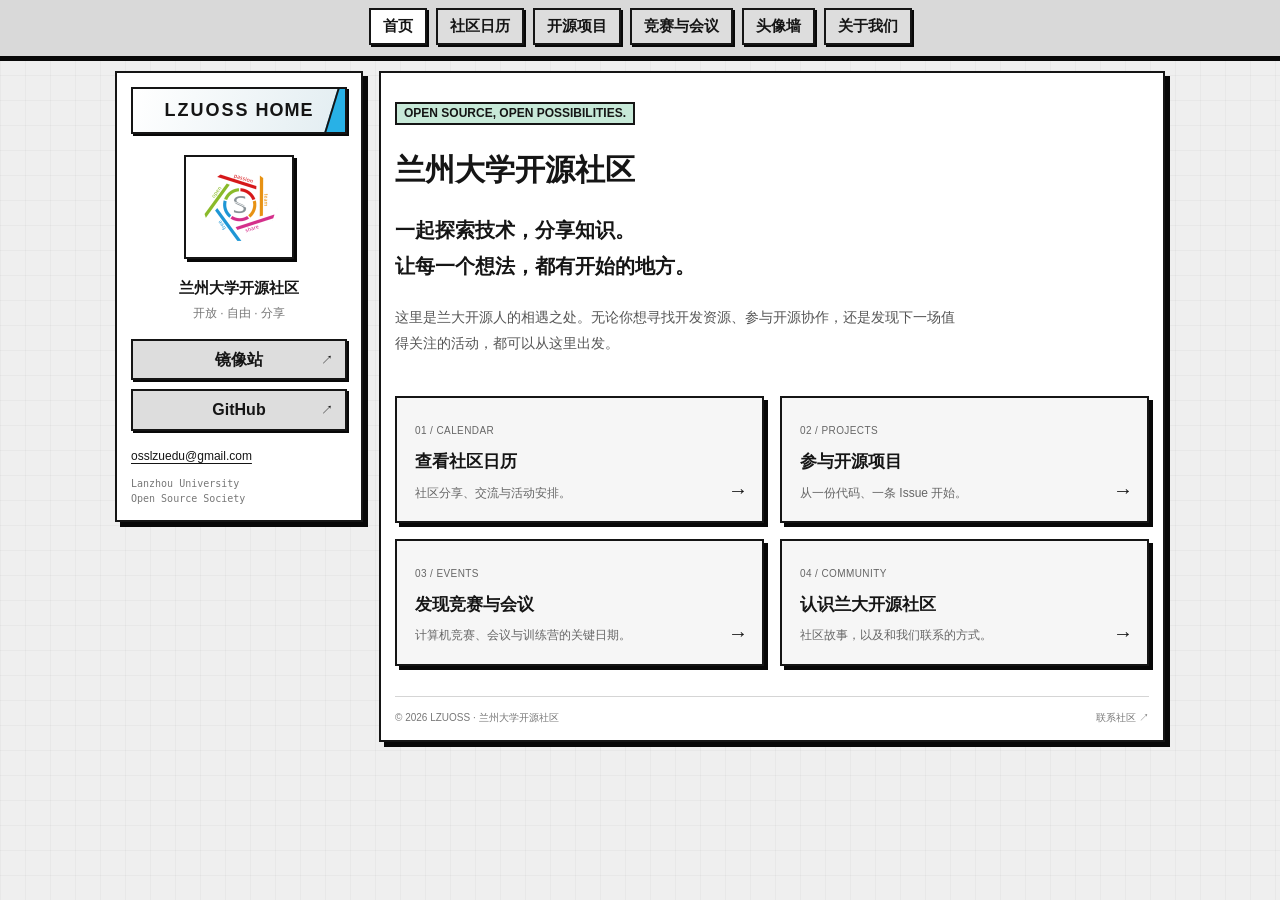
<file: index.html>
<!doctype html>
<html lang="zh-CN"><head><meta charset="UTF-8"><meta name="viewport" content="width=device-width, initial-scale=1"><title>首页 · 兰州大学开源社区</title><meta name="description" content="兰州大学开源社区。镜像服务、开源项目与开源活动日历。"><meta name="theme-color" content="#dddddd"><link rel="icon" href="assets/oss-logo.png"><link rel="stylesheet" href="assets/style.css"><script type="module" src="assets/router.js"></script><script src="assets/main.js" defer></script><script src="assets/members.js" defer></script><script type="module" src="assets/calendar.js"></script></head>
<body><a class="skip" href="#main">跳转至主要内容</a>
<noscript><style>.page[hidden]{display:block!important}</style></noscript>
<header class="topbar"><nav aria-label="主导航"><a class="category active" data-route="home" href="#/home" aria-current="page">首页</a><a class="category" data-route="calendar" href="#/calendar">社区日历</a><a class="category" data-route="projects" href="#/projects">开源项目</a><a class="category" data-route="events" href="#/events">竞赛与会议</a><a class="category" data-route="members" href="#/members">头像墙</a><a class="category" data-route="about" href="#/about">关于我们</a></nav></header>
<div class="layout"><aside class="sidebar panel" aria-label="社区导航"><a class="wordmark" href="#/home" aria-label="兰州大学开源社区首页">LZUOSS<span> HOME</span></a><a class="community-emblem" href="#/about" aria-label="社区徽章，了解兰州大学开源社区"><img src="assets/oss-logo.png" width="91" height="80" alt="兰州大学开源社区徽章"></a><p class="sidebar-intro">兰州大学开源社区<br><span>开放 · 自由 · 分享</span></p><nav class="side-nav" aria-label="快捷导航"><a class="side-button" href="https://mirror.lzu.edu.cn/" target="_blank" rel="noopener noreferrer">镜像站 <span>↗</span></a><a class="side-button" href="https://github.com/LZUOSS" target="_blank" rel="noopener noreferrer">GitHub <span>↗</span></a></nav><a class="sidebar-email" href="mailto:osslzuedu@gmail.com">osslzuedu@gmail.com</a><p class="sidebar-english">Lanzhou University<br>Open Source Society</p></aside>
<main class="panel content" id="main">
<section class="page" data-route="home"><section class="home-welcome"><span class="badge">OPEN SOURCE, OPEN POSSIBILITIES.</span><h1>兰州大学开源社区</h1><p class="home-lead">一起探索技术，分享知识。<br>让每一个想法，都有开始的地方。</p><p>这里是兰大开源人的相遇之处。无论你想寻找开发资源、参与开源协作，还是发现下一场值得关注的活动，都可以从这里出发。</p></section><nav class="page-directory" aria-label="探索社区"><a href="#/calendar"><span>01 / CALENDAR</span><strong>查看社区日历</strong><p>社区分享、交流与活动安排。</p><b>→</b></a><a href="#/projects"><span>02 / PROJECTS</span><strong>参与开源项目</strong><p>从一份代码、一条 Issue 开始。</p><b>→</b></a><a href="#/events"><span>03 / EVENTS</span><strong>发现竞赛与会议</strong><p>计算机竞赛、会议与训练营的关键日期。</p><b>→</b></a><a href="#/about"><span>04 / COMMUNITY</span><strong>认识兰大开源社区</strong><p>社区故事，以及和我们联系的方式。</p><b>→</b></a></nav></section>
<section class="page calendar-page" data-route="calendar" hidden><nav class="breadcrumb" aria-label="当前位置"><a href="#/home">首页</a><span>/</span><span aria-current="page">社区日历</span></nav>
<div class="content-heading"><h1>社区日历</h1></div>
<p class="subtitle">在这里，找到下一次相聚的时间。</p>
<div class="calendar-toolbar"><div class="calendar-paging"><button class="action" id="cal-prev" aria-label="上个月">←</button><button class="action" id="cal-today">今天</button><button class="action" id="cal-next" aria-label="下个月">→</button></div><h2 id="cal-month" aria-live="polite"></h2><div class="calendar-views" aria-label="日历视图"><button class="action selected" id="cal-month-view" aria-pressed="true">月历</button><button class="action" id="cal-list-view" aria-pressed="false">日程</button></div></div>
<div class="calendar-meta"><span>中国标准时间 · UTC+8</span><span><i class="calendar-dot"></i> 社区活动</span></div>
<p id="cal-status" role="status">正在加载日历…</p>
<div id="cal-grid" class="calendar-grid" aria-label="月历"></div>
<section id="cal-agenda" class="calendar-agenda" aria-labelledby="cal-agenda-title"><div class="content-heading"><h2 id="cal-agenda-title">活动安排</h2><span class="badge" id="cal-count">0 项</span></div><div id="cal-events"></div></section>
<section class="calendar-subscribe" aria-labelledby="cal-subscribe-title"><span class="badge">STAY IN SYNC</span><h2 id="cal-subscribe-title">把社区日历，带在身边。</h2><p>用 iCal 链接订阅，在你常用的日历中查看社区后续发布的活动。</p><div class="calendar-subscribe-actions"><button class="action primary" id="cal-copy">复制订阅链接 ↗</button><a class="action" id="cal-google" target="_blank" rel="noopener noreferrer">Google 日历 ↗</a><a class="action" href="data/community-calendar.ics" download="lzuoss-calendar.ics">下载 .ics ↓</a></div><label class="calendar-feed-label" for="cal-feed">iCal 订阅地址</label><input id="cal-feed" readonly aria-label="iCal 订阅地址"><p class="calendar-help">Apple 日历：文件 → 新建日历订阅；其他日历：选择“通过网址订阅”。订阅会随客户端刷新，下载文件仅导入当前快照。</p><p id="cal-copy-status" role="status"></p></section>
<div class="page-note"><h2>关于这份日历</h2><p>这里收录兰州大学开源社区已确认的分享、交流与线下活动。活动以社区公告为准，时间或地点调整后会更新日历。</p><p>想参与活动组织或分享一个主题？<a href="mailto:osslzuedu@gmail.com">联系社区 ↗</a>。寻找外部赛事和会议，请前往 <a href="#/events">竞赛与会议 →</a>。</p></div>
</section>
<section class="page" data-route="projects" hidden><nav class="breadcrumb" aria-label="当前位置"><a href="#/home">首页</a><span>/</span><span aria-current="page">开源项目</span></nav><div class="content-heading"><h1>开源项目</h1></div><p class="subtitle">浏览源码、提出问题，从感兴趣的项目开始贡献。</p><article class="entry directory-card"><h2>Mirror Web · 镜像站前端</h2><p>社区镜像站的前端代码。了解页面如何构建，参与界面改进或问题修复。</p><a class="action primary" href="https://github.com/LZUOSS/mirror-web" target="_blank" rel="noopener noreferrer">访问项目 ↗</a></article><article class="entry directory-card"><h2>Open Source Mirror</h2><p>兰州大学开源软件镜像项目。了解镜像服务相关代码，反馈使用问题。</p><a class="action primary" href="https://github.com/LZUOSS/Mirror" target="_blank" rel="noopener noreferrer">访问项目 ↗</a></article><article class="entry directory-card"><h2>LZU HPC · 高性能计算</h2><p>兰州大学超算队的部分公开资料，探索并行计算与性能优化。</p><a class="action primary" href="https://github.com/LZUOSS/LZUHPC" target="_blank" rel="noopener noreferrer">浏览资料 ↗</a></article><a class="action" href="https://github.com/orgs/LZUOSS/repositories" target="_blank" rel="noopener noreferrer">浏览全部社区仓库 ↗</a></section>
<section class="page events-section standalone" id="events" data-route="events" hidden aria-labelledby="events-title"><nav class="breadcrumb" aria-label="当前位置"><a href="#/home">首页</a><span>/</span><span aria-current="page">竞赛与会议</span></nav><div class="content-heading"><h1 id="events-title">竞赛与会议 / DEADLINES</h1><span class="badge" id="event-count">加载中</span></div><p class="subtitle">算法竞赛、国内大学生赛事、AI 与系统会议，按下一关键日期排序。</p>
<div class="event-toolbar"><div class="sort-controls" role="group" aria-label="活动类型"><button class="active" data-type="all" aria-pressed="true">全部</button><button data-type="conference" aria-pressed="false">会议</button><button data-type="competition" aria-pressed="false">竞赛</button><button data-type="activity" aria-pressed="false">活动 / 训练营</button></div><label class="view-select" for="event-view">状态 <select id="event-view"><option value="current">当前日程与长期机会</option><option value="open">长期开放</option><option value="uncertain">状态待核实</option><option value="history">历史记录</option></select></label></div><div class="scope-row"><label for="event-scope">赛程范围</label><select id="event-scope"><option value="all">全部赛程</option><option value="announcements">综合赛事与会议</option><option value="online">线上常规算法赛</option></select></div><label class="search-label" for="event-search">搜索活动</label><input type="search" id="event-search" placeholder="搜索名称、标签或地点…"><p id="data-status" class="data-status" aria-live="polite">正在读取活动数据…</p><div id="event-list" aria-live="polite"></div><button class="action" id="more-events" hidden>加载更多</button>
<details class="sources"><summary>这些活动从哪里来？</summary><p>开源社区活动基础数据来自 <a href="https://github.com/hust-open-atom-club/open-source-deadlines" target="_blank" rel="noopener noreferrer">Open Source Deadlines 开源数据仓库 ↗</a>。同时直接同步 <a href="https://codeforces.com/api/contest.list?gym=false" target="_blank" rel="noopener noreferrer">Codeforces 官方 API ↗</a> 与 <a href="https://atcoder.jp/contests/" target="_blank" rel="noopener noreferrer">AtCoder 官方赛程 ↗</a>；国内竞赛和学术会议则根据主办方官网补充，每条记录保留来源与核对或抓取日期。</p><p>这是发布时同步的数据快照，不是实时报名状态。倒计时随当前时间计算；明确的长期机会单独保留；没有截止日不代表已结束。长期机会超过 30 天未复核，会自动转入“状态待核实”。过去的限期记录归入历史，但不据此判断其资料是否仍可学习。仅公布日期的节点显示天数，不虚构具体截止时刻。</p><p id="source-version"></p><a href="https://oseddl.openatom.club/" target="_blank" rel="noopener noreferrer">浏览参考活动站 ↗</a> · <a href="licenses/open-source-deadlines-MIT.txt" target="_blank" rel="noopener noreferrer">数据来源许可证 ↗</a></details></section>
<section class="page" data-route="members" hidden><nav class="breadcrumb" aria-label="当前位置"><a href="#/home">首页</a><span>/</span><span aria-current="page">头像墙</span></nav><div class="content-heading"><h1>社区头像墙</h1><span class="badge" id="member-count" aria-live="polite">13 位社区伙伴</span></div><p class="wall-lead">代码背后，是一起创造的人。</p><p class="wall-description">这里汇集 LZUOSS GitHub 公开成员与自愿补充展示的社区伙伴，按用户名排列。点击头像，去看看他们的开源世界。</p><div class="wall-search"><label for="member-search">查找成员</label><input type="search" id="member-search" placeholder="输入 GitHub 用户名…" autocomplete="off"></div><div class="member-grid" id="member-grid"><!-- MEMBERS:START -->
<a class="member-card" data-login="degeneracy-evil" href="https://github.com/Degeneracy-Evil" target="_blank" rel="noopener noreferrer" aria-label="访问 Degeneracy-Evil 的 GitHub 主页"><span class="avatar-frame"><span class="avatar-fallback" aria-hidden="true">DE</span><img src="assets/members/Degeneracy-Evil.png" width="120" height="120" alt="Degeneracy-Evil 的 GitHub 头像" loading="lazy"></span><strong>@Degeneracy-Evil</strong><span class="member-profile">GitHub <span aria-hidden="true">↗</span></span></a>
<a class="member-card" data-login="dstsmallbird" href="https://github.com/dstsmallbird" target="_blank" rel="noopener noreferrer" aria-label="访问 dstsmallbird 的 GitHub 主页"><span class="avatar-frame"><span class="avatar-fallback" aria-hidden="true">DS</span><img src="assets/members/dstsmallbird.jpg" width="120" height="120" alt="dstsmallbird 的 GitHub 头像" loading="lazy"></span><strong>@dstsmallbird</strong><span class="member-profile">GitHub <span aria-hidden="true">↗</span></span></a>
<a class="member-card" data-login="henryawe" href="https://github.com/HenryAWE" target="_blank" rel="noopener noreferrer" aria-label="访问 HenryAWE 的 GitHub 主页"><span class="avatar-frame"><span class="avatar-fallback" aria-hidden="true">HE</span><img src="assets/members/HenryAWE.png" width="120" height="120" alt="HenryAWE 的 GitHub 头像" loading="lazy"></span><strong>@HenryAWE</strong><span class="member-profile">GitHub <span aria-hidden="true">↗</span></span></a>
<a class="member-card" data-login="lexiaox" href="https://github.com/lexiaox" target="_blank" rel="noopener noreferrer" aria-label="访问 lexiaox 的 GitHub 主页"><span class="avatar-frame"><span class="avatar-fallback" aria-hidden="true">LE</span><img src="assets/members/lexiaox.jpg" width="120" height="120" alt="lexiaox 的 GitHub 头像" loading="lazy"></span><strong>@lexiaox</strong><span class="member-profile">GitHub <span aria-hidden="true">↗</span></span></a>
<a class="member-card" data-login="lyscf" href="https://github.com/lyscf" target="_blank" rel="noopener noreferrer" aria-label="访问 lyscf 的 GitHub 主页"><span class="avatar-frame"><span class="avatar-fallback" aria-hidden="true">LY</span><img src="assets/members/lyscf.jpg" width="120" height="120" alt="lyscf 的 GitHub 头像" loading="lazy"></span><strong>@lyscf</strong><span class="member-profile">GitHub <span aria-hidden="true">↗</span></span></a>
<a class="member-card" data-login="nftuoa" href="https://github.com/nftuoa" target="_blank" rel="noopener noreferrer" aria-label="访问 nftuoa 的 GitHub 主页"><span class="avatar-frame"><span class="avatar-fallback" aria-hidden="true">NF</span><img src="assets/members/nftuoa.png" width="120" height="120" alt="nftuoa 的 GitHub 头像" loading="lazy"></span><strong>@nftuoa</strong><span class="member-profile">GitHub <span aria-hidden="true">↗</span></span></a>
<a class="member-card" data-login="pengsrc" href="https://github.com/pengsrc" target="_blank" rel="noopener noreferrer" aria-label="访问 pengsrc 的 GitHub 主页"><span class="avatar-frame"><span class="avatar-fallback" aria-hidden="true">PE</span><img src="assets/members/pengsrc.jpg" width="120" height="120" alt="pengsrc 的 GitHub 头像" loading="lazy"></span><strong>@pengsrc</strong><span class="member-profile">GitHub <span aria-hidden="true">↗</span></span></a>
<a class="member-card" data-login="petalzu" href="https://github.com/Petalzu" target="_blank" rel="noopener noreferrer" aria-label="访问 Petalzu 的 GitHub 主页"><span class="avatar-frame"><span class="avatar-fallback" aria-hidden="true">PE</span><img src="assets/members/Petalzu.jpg" width="120" height="120" alt="Petalzu 的 GitHub 头像" loading="lazy"></span><strong>@Petalzu</strong><span class="member-profile">GitHub <span aria-hidden="true">↗</span></span></a>
<a class="member-card" data-login="reset816" href="https://github.com/Reset816" target="_blank" rel="noopener noreferrer" aria-label="访问 Reset816 的 GitHub 主页"><span class="avatar-frame"><span class="avatar-fallback" aria-hidden="true">RE</span><img src="assets/members/Reset816.jpg" width="120" height="120" alt="Reset816 的 GitHub 头像" loading="lazy"></span><strong>@Reset816</strong><span class="member-profile">GitHub <span aria-hidden="true">↗</span></span></a>
<a class="member-card" data-login="royenheart" href="https://github.com/royenheart" target="_blank" rel="noopener noreferrer" aria-label="访问 royenheart 的 GitHub 主页"><span class="avatar-frame"><span class="avatar-fallback" aria-hidden="true">RO</span><img src="assets/members/royenheart.png" width="120" height="120" alt="royenheart 的 GitHub 头像" loading="lazy"></span><strong>@royenheart</strong><span class="member-profile">GitHub <span aria-hidden="true">↗</span></span></a>
<a class="member-card" data-login="v2yield" href="https://github.com/v2yield" target="_blank" rel="noopener noreferrer" aria-label="访问 v2yield 的 GitHub 主页"><span class="avatar-frame"><span class="avatar-fallback" aria-hidden="true">V2</span><img src="assets/members/v2yield.jpg" width="120" height="120" alt="v2yield 的 GitHub 头像" loading="lazy"></span><strong>@v2yield</strong><span class="member-profile">GitHub <span aria-hidden="true">↗</span></span></a>
<a class="member-card" data-login="wtyqqq" href="https://github.com/wtyqqq" target="_blank" rel="noopener noreferrer" aria-label="访问 wtyqqq 的 GitHub 主页"><span class="avatar-frame"><span class="avatar-fallback" aria-hidden="true">WT</span><img src="assets/members/wtyqqq.png" width="120" height="120" alt="wtyqqq 的 GitHub 头像" loading="lazy"></span><strong>@wtyqqq</strong><span class="member-profile">GitHub <span aria-hidden="true">↗</span></span></a>
<a class="member-card" data-login="xuyumeng" href="https://github.com/xuyumeng" target="_blank" rel="noopener noreferrer" aria-label="访问 xuyumeng 的 GitHub 主页"><span class="avatar-frame"><span class="avatar-fallback" aria-hidden="true">XU</span><img src="assets/members/xuyumeng.jpg" width="120" height="120" alt="xuyumeng 的 GitHub 头像" loading="lazy"></span><strong>@xuyumeng</strong><span class="member-profile">GitHub <span aria-hidden="true">↗</span></span></a>
<!-- MEMBERS:END --></div><p class="event-empty" id="member-empty" hidden>没有找到匹配的成员，试试其他用户名。</p><div class="wall-footer"><p>头像与用户名取自 GitHub 公开资料，名单包含 <a href="https://github.com/orgs/LZUOSS/people" target="_blank" rel="noopener noreferrer">GitHub 组织公开成员 ↗</a> · 更新于 <time id="member-sync">2026-10-16</time></p><p>此处不代表社区完整名单，组织成员身份也不需要设为公开。如果你希望补充或调整展示，请<a href="mailto:osslzuedu@gmail.com">联系社区</a>。</p></div></section>
<section class="page" data-route="about" hidden><nav class="breadcrumb" aria-label="当前位置"><a href="#/home">首页</a><span>/</span><span aria-current="page">关于我们</span></nav><div class="content-heading"><h1>关于兰大开源社区</h1><span class="badge">ABOUT LZUOSS</span></div><div class="about-body"><p class="home-lead">开放 · 自由 · 分享</p><p>兰州大学开源社区（Lanzhou University Open Source Society）因对技术的好奇汇聚在一起，也因开放、自由与分享的精神走在一起。</p><p>从阅读代码、改进文档到参与协作，我们欢迎每一位愿意探索与分享的同学。带着你的问题和想法，从一次小小的贡献开始。</p><h2>社区的故事</h2><p>《兰大开源社区这十年》记录了兰大开源人对开放、自由与分享精神的探索。读一读代码背后共同学习与成长的故事。</p><a class="action" href="https://github.com/LZUOSS/lzuoss-decade" target="_blank" rel="noopener noreferrer">阅读《兰大开源社区这十年》 ↗</a><h2>联系与参与</h2><p>邮箱：<a href="mailto:osslzuedu@gmail.com">osslzuedu@gmail.com</a><br>GitHub：<a href="https://github.com/LZUOSS" target="_blank" rel="noopener noreferrer">github.com/LZUOSS ↗</a></p><p>具体活动与招新安排以社区正式发布的信息为准。</p></div></section>
<footer class="content-footer"><span>© 2026 LZUOSS · 兰州大学开源社区</span><a href="mailto:osslzuedu@gmail.com">联系社区 ↗</a></footer>
</main></div>
</body></html>
</file>
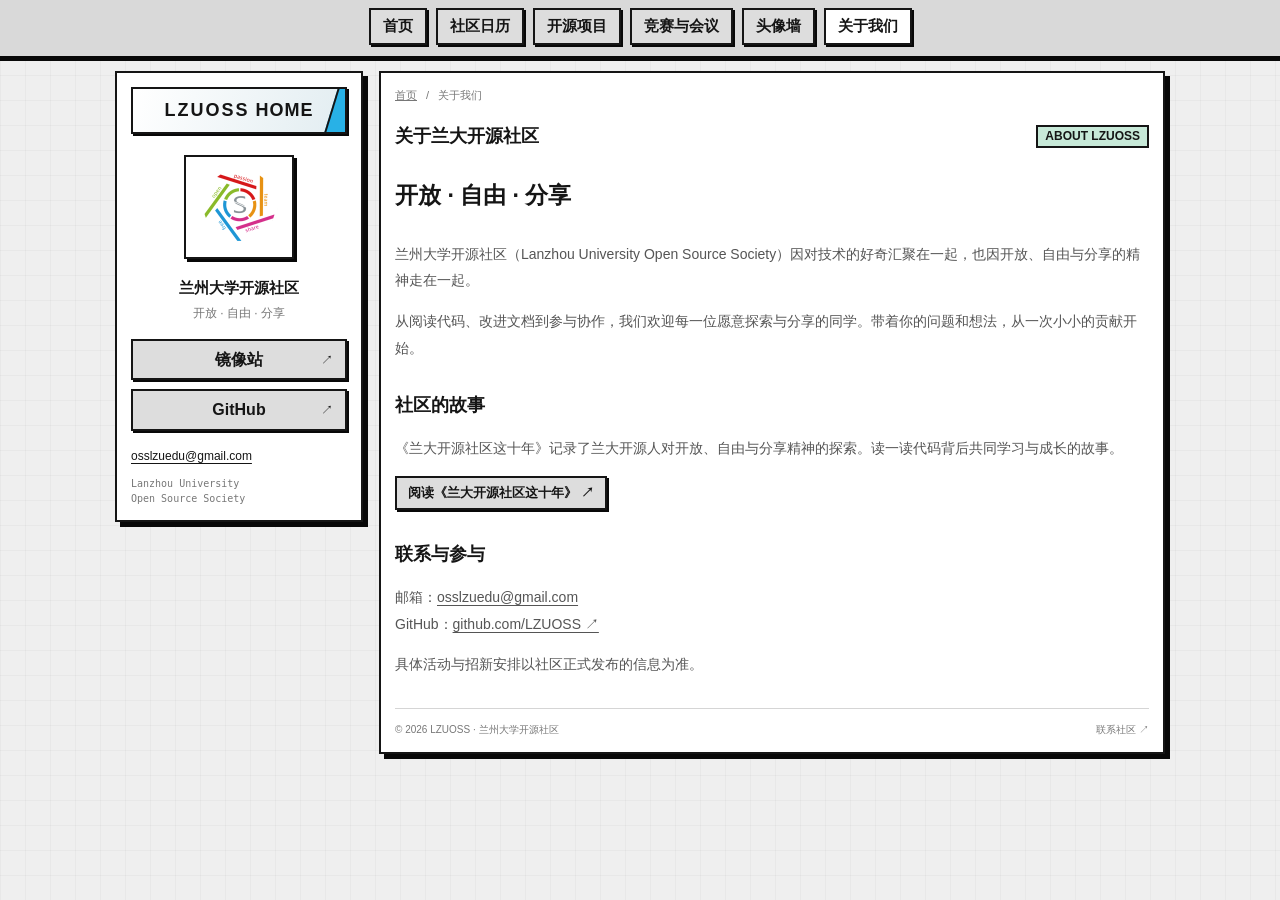
<file: about.html>
<!doctype html><html lang="zh-CN"><head><meta charset="utf-8"><meta name="viewport" content="width=device-width,initial-scale=1"><meta http-equiv="refresh" content="0;url=index.html#/about"><title>关于我们 · 兰州大学开源社区</title><link rel="canonical" href="index.html"><script>location.replace('index.html#/about')</script></head><body><p>页面已并入单页站点，正在前往<a href="index.html#/about">关于我们 · 兰州大学开源社区</a>。</p></body></html>
</file>
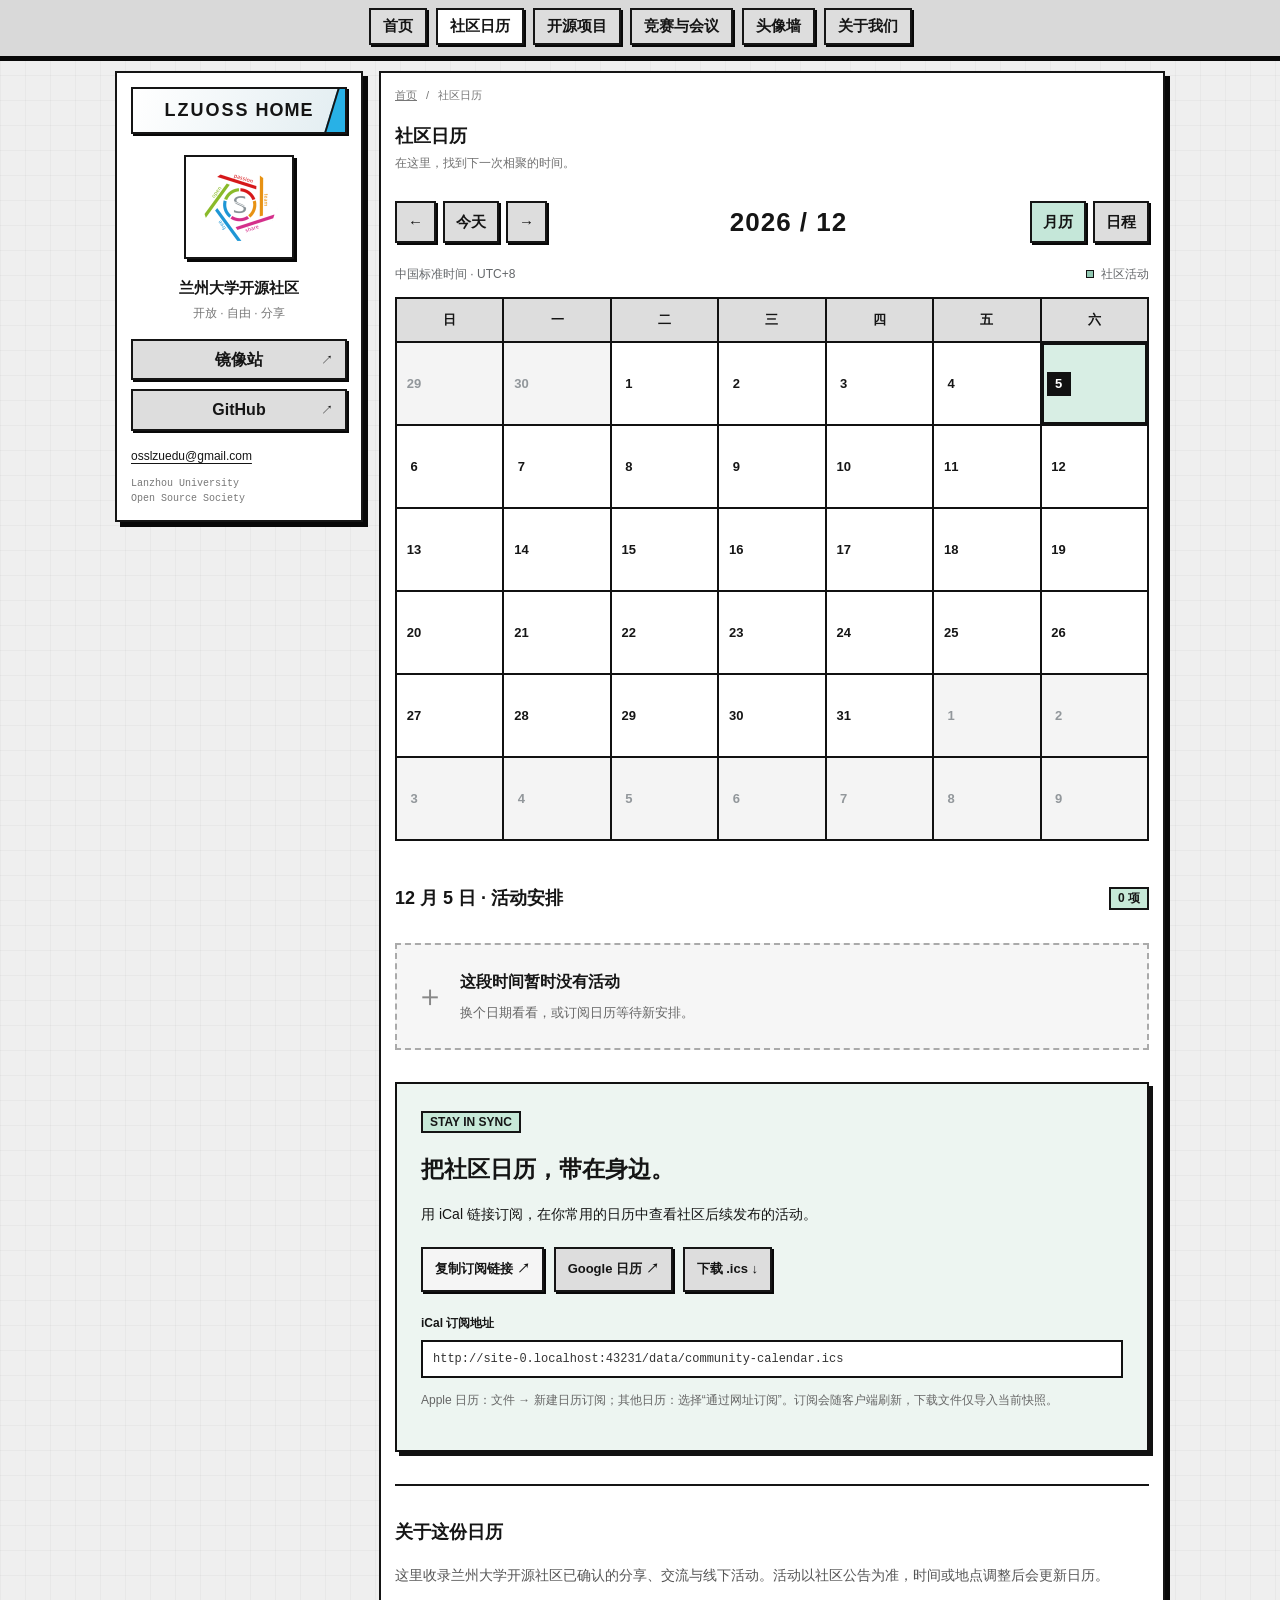
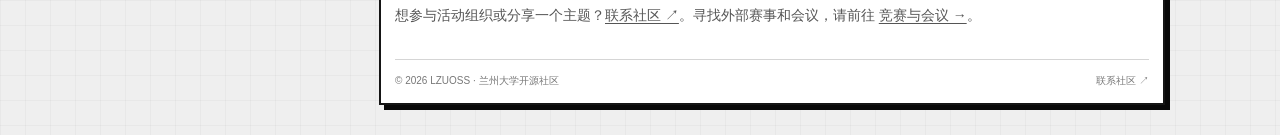
<file: calendar.html>
<!doctype html><html lang="zh-CN"><head><meta charset="utf-8"><meta name="viewport" content="width=device-width,initial-scale=1"><meta http-equiv="refresh" content="0;url=index.html#/calendar"><title>社区日历 · 兰州大学开源社区</title><link rel="canonical" href="index.html"><script>location.replace('index.html#/calendar')</script></head><body><p>页面已并入单页站点，正在前往<a href="index.html#/calendar">社区日历 · 兰州大学开源社区</a>。</p></body></html>
</file>
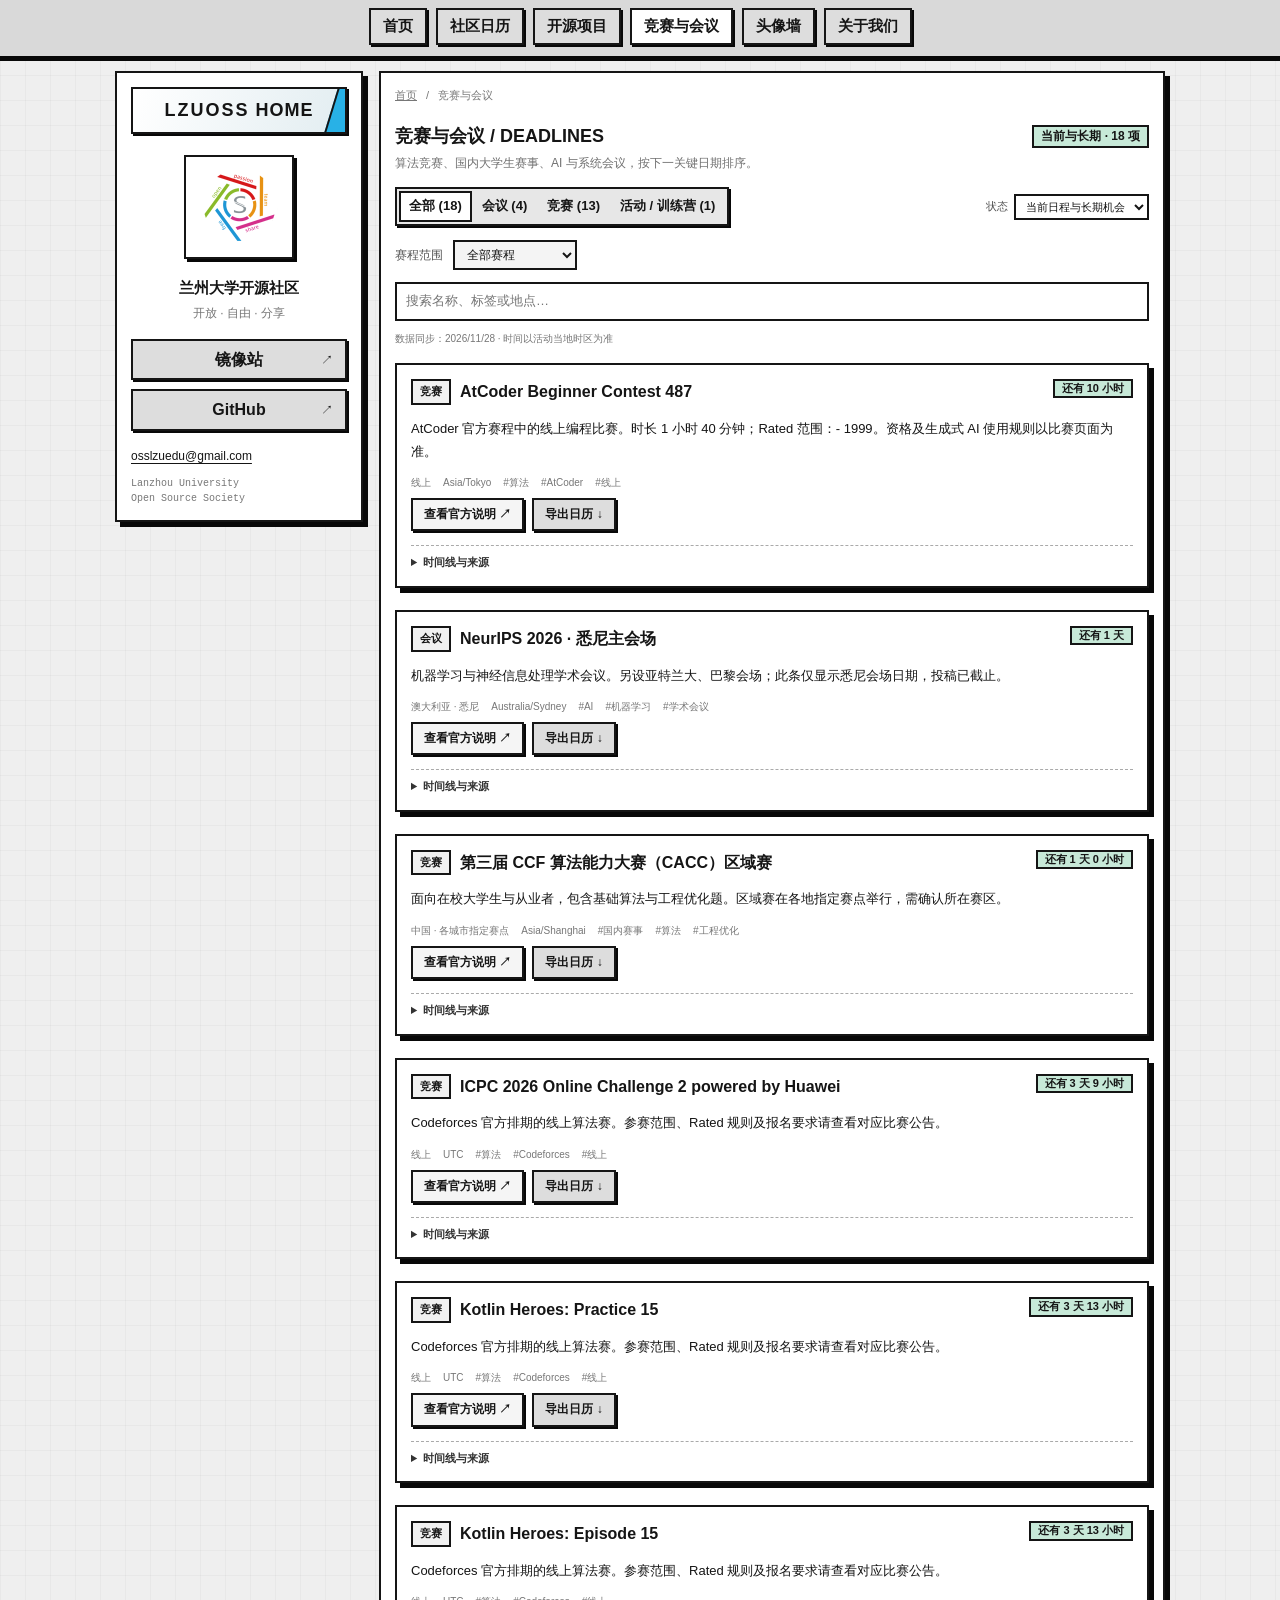
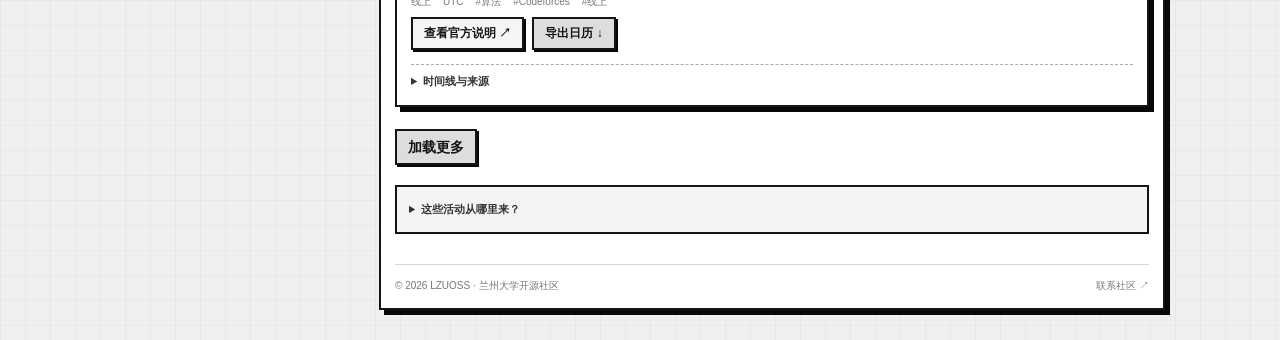
<file: events.html>
<!doctype html><html lang="zh-CN"><head><meta charset="utf-8"><meta name="viewport" content="width=device-width,initial-scale=1"><meta http-equiv="refresh" content="0;url=index.html#/events"><title>竞赛与会议 · 兰州大学开源社区</title><link rel="canonical" href="index.html"><script>location.replace('index.html#/events')</script></head><body><p>页面已并入单页站点，正在前往<a href="index.html#/events">竞赛与会议 · 兰州大学开源社区</a>。</p></body></html>
</file>
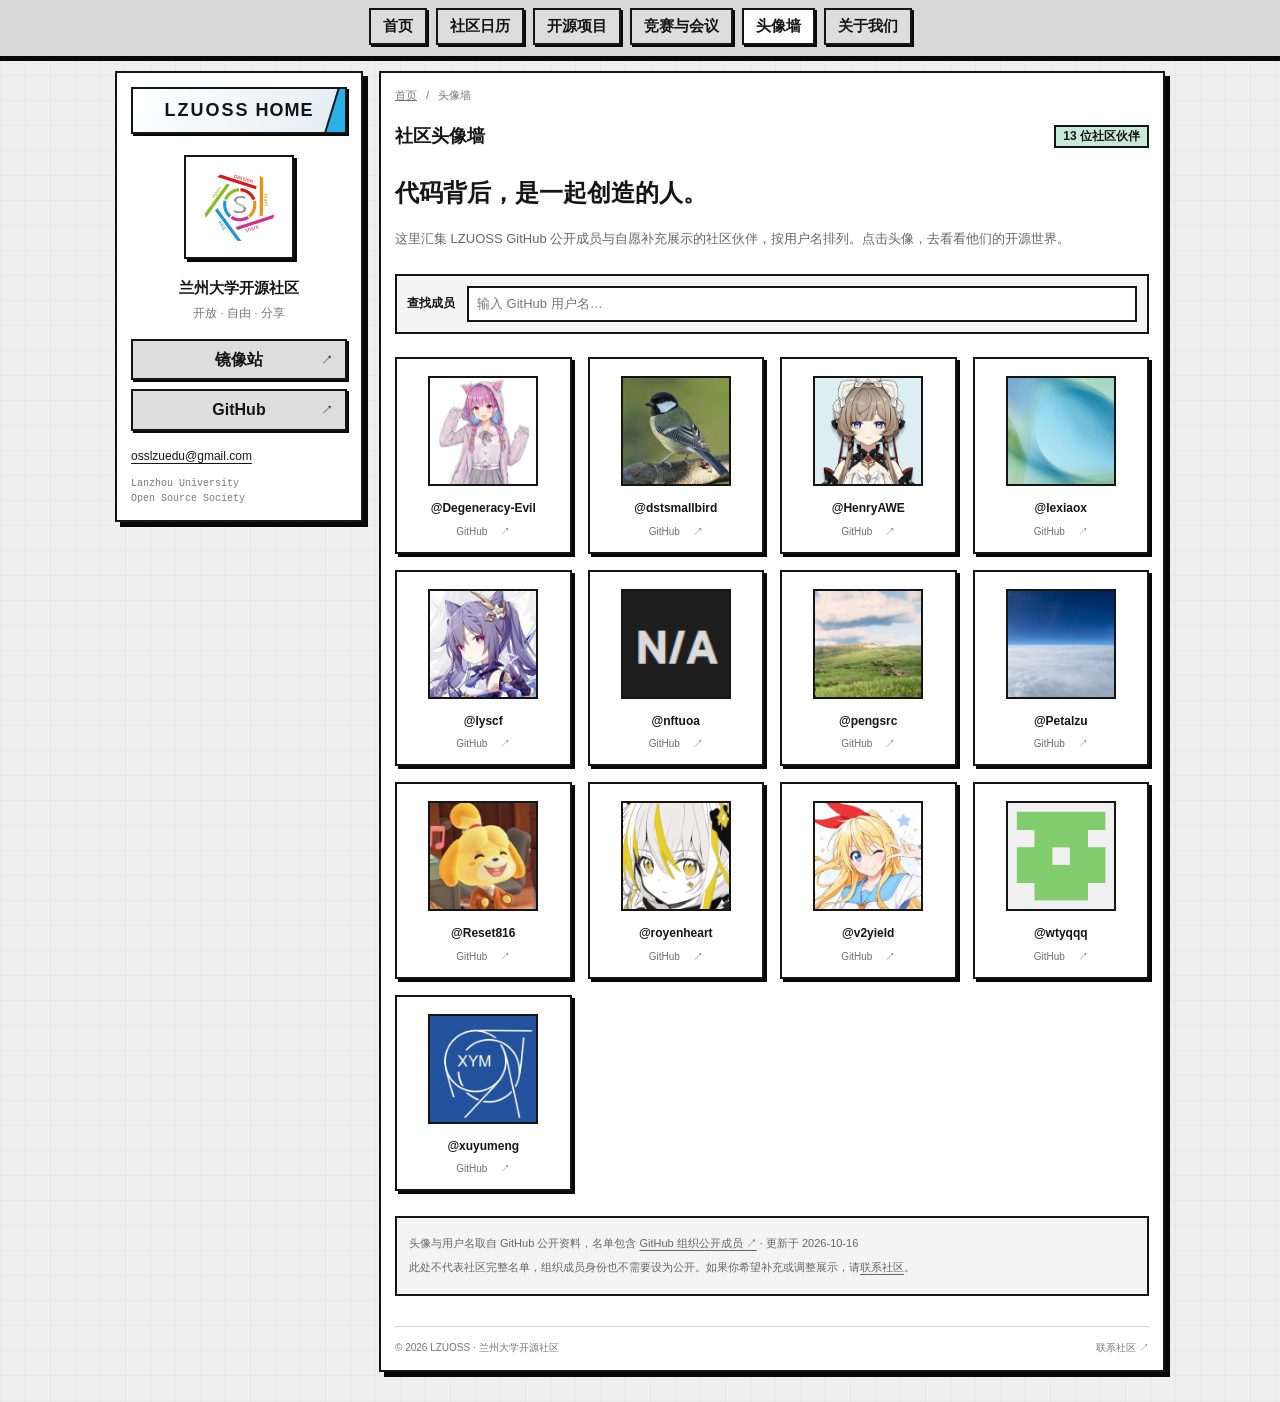
<file: members.html>
<!doctype html><html lang="zh-CN"><head><meta charset="utf-8"><meta name="viewport" content="width=device-width,initial-scale=1"><meta http-equiv="refresh" content="0;url=index.html#/members"><title>头像墙 · 兰州大学开源社区</title><link rel="canonical" href="index.html"><script>location.replace('index.html#/members')</script></head><body><p>页面已并入单页站点，正在前往<a href="index.html#/members">头像墙 · 兰州大学开源社区</a>。</p></body></html>
</file>
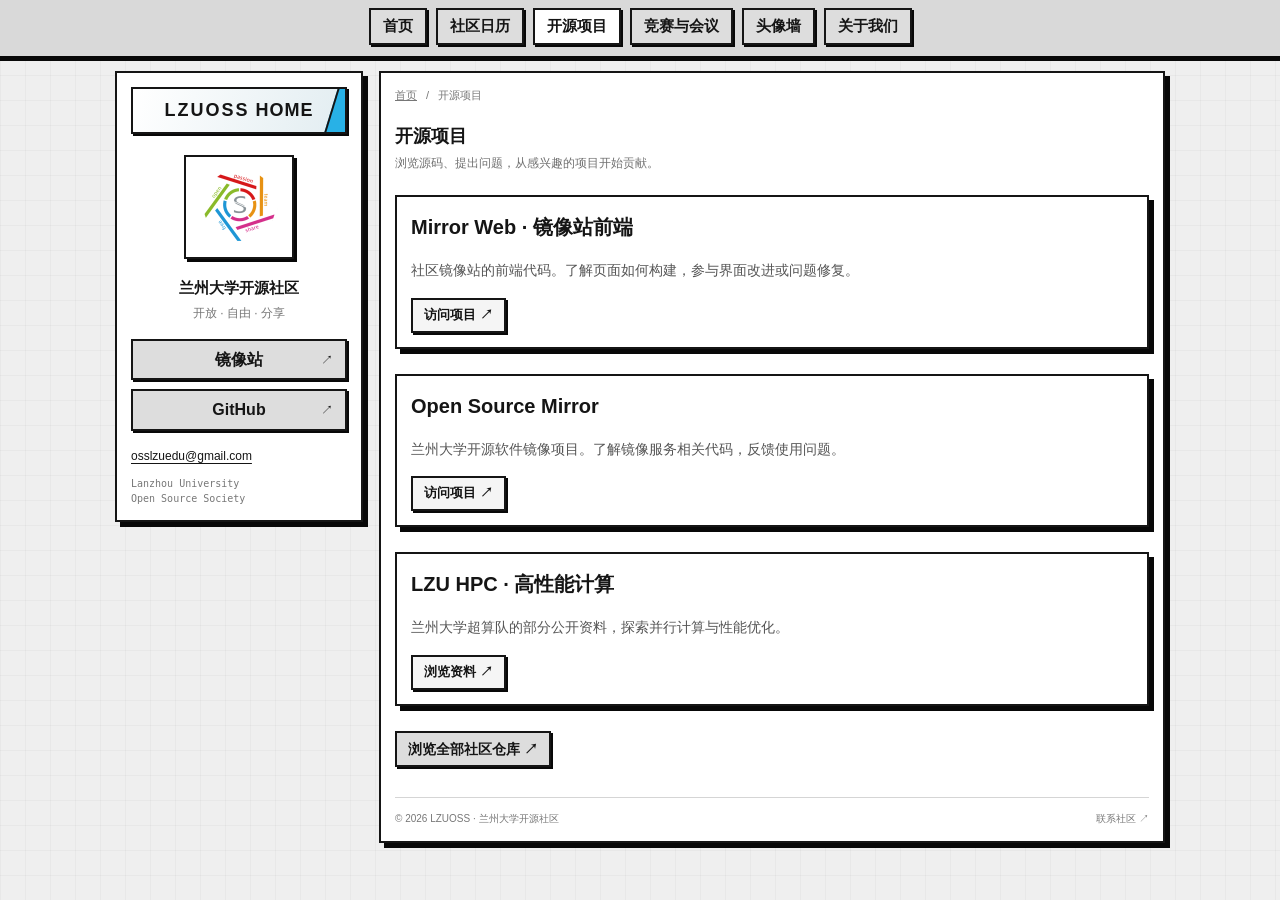
<file: projects.html>
<!doctype html><html lang="zh-CN"><head><meta charset="utf-8"><meta name="viewport" content="width=device-width,initial-scale=1"><meta http-equiv="refresh" content="0;url=index.html#/projects"><title>开源项目 · 兰州大学开源社区</title><link rel="canonical" href="index.html"><script>location.replace('index.html#/projects')</script></head><body><p>页面已并入单页站点，正在前往<a href="index.html#/projects">开源项目 · 兰州大学开源社区</a>。</p></body></html>
</file>
<file: assets/style.css>
:root{--ink:#151515;--gray:#ddd;--mint:#c7e9d8;--blue:#28b1e6;--border:2px solid var(--ink);--shadow:5px 5px 0 #080808}*{box-sizing:border-box}body{margin:0;background-color:#efefef;background-image:linear-gradient(#00000008 1px,transparent 1px),linear-gradient(90deg,#00000008 1px,transparent 1px);background-size:25px 25px;color:var(--ink);font-family:Arial,"PingFang SC","Microsoft YaHei",sans-serif;font-size:16px;line-height:1.6}button,input{font:inherit;color:inherit}button,a{ -webkit-tap-highlight-color:transparent}button{cursor:pointer}a{color:inherit;text-decoration:none}button,a,input{border-radius:0}button:focus-visible,a:focus-visible,input:focus-visible{outline:3px solid var(--blue);outline-offset:4px}button:disabled{cursor:default;color:#888;border-color:#888;box-shadow:2px 2px 0 #888;background:#fff}button:not(:disabled):hover,.side-button:hover,.action:hover{background:#e4f2f7}button:not(:disabled):active,.side-button:active,.action:active{transform:translate(2px,2px);box-shadow:1px 1px 0 #000}.skip{position:fixed;left:12px;top:-80px;z-index:10;padding:8px;background:#fff;border:var(--border)}.skip:focus{top:10px}.topbar{background:#d9d9d9;border-bottom:5px solid #080808;min-height:58px;padding:8px 20px 11px}.topbar nav{display:flex;justify-content:center;gap:9px;flex-wrap:wrap}.category{border:var(--border);background:var(--gray);box-shadow:2px 2px 0 #080808;padding:4px 12px;font-size:15px;font-weight:700;line-height:1.65}.category.active{background:#fff}.layout{max-width:1050px;margin:10px auto 30px;display:grid;grid-template-columns:248px minmax(0,1fr);gap:16px;align-items:start}.panel{background:#fff;border:var(--border);box-shadow:var(--shadow)}.sidebar{padding:14px;position:sticky;top:12px}.wordmark{display:block;position:relative;isolation:isolate;overflow:hidden;background:linear-gradient(110deg,#fff,#e2edf1);border:var(--border);box-shadow:2px 2px 0 #080808;padding:7px 9px;text-align:center;font-size:18px;letter-spacing:2px;font-weight:900;margin-bottom:16px}.wordmark:after{content:"";background:var(--blue);position:absolute;right:-8px;top:-2px;width:20px;height:calc(100% + 4px);border-left:2px solid;transform:skew(-17deg);z-index:-1}.wordmark span{letter-spacing:1px}.side-nav{display:flex;flex-direction:column;gap:9px}.side-button{display:block;border:var(--border);background:var(--gray);box-shadow:2px 2px 0 #080808;text-align:center;font-weight:700;padding:6px 10px;line-height:1.6;position:relative;width:100%;font-size:16px}.side-button.selected{background:#fff;box-shadow:none}.side-button span{position:absolute;right:12px;font-weight:400;font-size:12px;top:10px}.sidebar-note{font-size:13px;color:#6b6b6b;margin:15px 0 0}.sidebar-english{font-family:monospace;font-size:10px;color:#777;line-height:1.5;margin:8px 0 0}.content{padding:14px;min-width:0}.content-heading{display:flex;align-items:center;justify-content:space-between;gap:12px}.content h1{font-size:18px;line-height:1.6;margin:0;font-weight:700}.badge{display:inline-block;white-space:nowrap;background:var(--mint);border:var(--border);font-size:12px;font-weight:700;line-height:1.4;padding:1px 7px}.subtitle{font-size:12px;color:#707070;margin:3px 0 8px}.sort-area{margin-bottom:20px}.sort-label{display:block;font-size:12px;color:#666;line-height:1.4;margin:0 0 3px}.sort-controls{display:inline-flex;border:var(--border);background:#e7e7e7;padding:2px;box-shadow:2px 2px 0 #080808;max-width:100%;flex-wrap:wrap}.sort-controls button{font-size:13px;line-height:1.6;font-weight:700;background:transparent;border:2px solid transparent;padding:3px 8px}.sort-controls button.active{border-color:#151515;background:#fff}.entry{border:var(--border);box-shadow:var(--shadow);background:#fff;padding:14px;margin-bottom:25px}.entry-heading{display:flex;align-items:center;gap:12px;flex-wrap:wrap}.author{font-size:15px;font-weight:700;background:#f6f6f6;border:var(--border);box-shadow:2px 2px 0 #080808;line-height:1.6;padding:4px 10px;flex-shrink:0}.entry h2{font-size:17px;line-height:1.6;margin:0;flex:1}.entry .badge{margin-left:auto;font-size:11px;padding:0 7px}.entry-description{margin:12px 0 14px;font-size:15px;line-height:1.7;overflow-wrap:anywhere}.entry-meta{font-size:12px;color:#777;margin-bottom:7px;display:flex;gap:16px;flex-wrap:wrap}.entry-actions{display:flex;gap:8px;align-items:center;flex-wrap:wrap}.action{border:var(--border);box-shadow:2px 2px 0 #080808;padding:5px 11px;font-weight:700;font-size:14px;line-height:1.6;background:var(--gray);display:inline-block}.action.primary{background:#f5f5f5}.entry-details{font-size:13px;background:#f2f2f2;border:var(--border);padding:12px;margin-top:14px;overflow-wrap:anywhere}.entry-details p{margin:0 0 6px}.entry-details a{color:#155f83;text-decoration:underline;text-underline-offset:3px}.pagination{display:flex;gap:10px;align-items:center;margin-top:-10px}.pagination button{border:var(--border);background:var(--gray);box-shadow:2px 2px 0 #080808;padding:5px 12px;font-weight:700;font-size:15px;line-height:1.6}.pagination span{font-size:14px}.content-footer{display:flex;justify-content:space-between;gap:10px;border-top:1px solid #d5d5d5;padding-top:13px;margin-top:20px;font-size:10px;color:#777}.content-footer a:hover{text-decoration:underline}#search-box{border:var(--border);background:#eef6f8;padding:12px;margin:12px 0 15px}#search-box label{font-size:13px;font-weight:bold}.search-row{display:flex;gap:8px;margin-top:7px}input{width:100%;min-width:0;background:#fff;border:var(--border);padding:6px 8px;font-size:14px}.search-row button{border:var(--border);background:#ddd;font-size:13px;white-space:nowrap;padding:4px 10px}#empty{border:var(--border);padding:24px;font-size:14px;margin-bottom:25px}dialog{border:var(--border);box-shadow:7px 7px 0 #000;background:#fff;max-width:480px;width:calc(100% - 40px);padding:22px}dialog::backdrop{background:#0005}.dialog-heading{display:flex;align-items:center;justify-content:space-between;gap:20px}.dialog-heading h2{margin:0;font-size:20px}.dialog-heading button{border:var(--border);background:#ddd;font-size:22px;line-height:1;width:32px;height:32px}dialog p{font-size:14px;line-height:1.9}dialog .contact{font-size:12px;margin-bottom:0;overflow-wrap:anywhere}dialog .contact a{text-decoration:underline}.noscript{text-align:center}[hidden]{display:none!important}@media(min-width:1600px){.layout{max-width:1330px;grid-template-columns:315px minmax(0,1fr);gap:20px;margin-top:12px}.topbar{padding:9px 20px 13px;min-height:72px;border-bottom-width:6px}.category{font-size:18px;padding:6px 15px}.sidebar{padding:18px}.wordmark{font-size:22px;padding:8px;margin-bottom:19px}.side-button{font-size:19px;padding:8px}.side-nav{gap:11px}.sidebar-note{font-size:15px}.sidebar-english{font-size:12px}.content{padding:18px}.content h1{font-size:21px}.badge{font-size:14px}.subtitle{font-size:14px;margin-bottom:12px}.sort-label{font-size:14px}.sort-controls button{font-size:16px;padding:4px 10px}.sort-area{margin-bottom:25px}.entry{padding:18px;margin-bottom:31px}.author{font-size:18px;padding:6px 12px}.entry h2{font-size:20px}.entry .badge{font-size:13px}.entry-description{font-size:18px;margin:14px 0 18px}.entry-meta{font-size:14px}.action{font-size:17px;padding:6px 13px}.entry-details{font-size:15px}.pagination button{font-size:18px}.pagination span{font-size:17px}.content-footer{font-size:12px}}@media(max-width:1100px){.layout{margin-left:20px;margin-right:25px}}@media(max-width:760px){.topbar{padding:10px 12px 13px}.topbar nav{gap:8px}.category{font-size:13px;padding:4px 9px}.layout{grid-template-columns:1fr;margin:14px 15px 25px 12px;gap:16px}.sidebar{position:static;padding:12px}.wordmark{max-width:245px;margin:0 auto 14px}.side-nav{display:grid;grid-template-columns:repeat(2,minmax(0,1fr));gap:6px}.side-button{font-size:12px;padding:6px 2px;white-space:nowrap}.side-button span{display:none}.sidebar-note{text-align:center;font-size:11px;margin:12px 0 0}.sidebar-english{display:none}.content{padding:12px}.content-heading{align-items:flex-start}.content h1{font-size:18px}.badge{font-size:10px;padding:2px 4px;margin-top:3px}.subtitle{font-size:11px;margin-top:5px}.sort-controls button{font-size:11px;padding:4px 6px}.sort-area{margin-bottom:18px}.entry{padding:12px;margin-bottom:20px}.entry-heading{gap:9px}.author{font-size:12px;padding:4px 7px}.entry h2{font-size:15px;min-width:90px}.entry .badge{font-size:9px}.entry-description{font-size:13px;line-height:1.8}.entry-meta{font-size:10px;gap:10px}.action{font-size:12px;padding:5px 9px}.pagination{margin-top:0}.pagination button{font-size:13px}.content-footer{font-size:9px;flex-wrap:wrap}}@media(prefers-reduced-motion:reduce){*{scroll-behavior:auto!important}}
/* Simplified community homepage and sourced event calendar. */
html{scroll-padding-top:20px}.topbar .category{display:block}.sidebar-intro{font-size:15px;font-weight:700;margin:0 0 15px}.sidebar-intro span{font-size:12px;font-weight:400;color:#777}.sidebar-email{display:block;font-size:12px;margin:16px 0 10px;text-decoration:underline;text-underline-offset:3px;overflow-wrap:anywhere}.community-links{display:grid;grid-template-columns:1fr 1fr;gap:12px;margin:18px 0 28px}.compact-entry{border:var(--border);box-shadow:3px 3px 0 #080808;padding:13px;background:#f6f6f6}.compact-entry h2{font-size:16px;margin:4px 0}.compact-entry p{font-size:12px;line-height:1.8;margin:6px 0 10px;color:#555}.compact-entry a{font-size:12px;font-weight:700;text-decoration:underline;text-underline-offset:3px}.mini-label{font-size:10px;color:#666}.compact-projects{display:flex;flex-wrap:wrap;gap:10px}.events-section{border-top:2px solid;padding-top:20px}.events-section h2,.about-section h2{font-size:18px;margin:0}.event-toolbar{display:flex;justify-content:space-between;gap:10px;align-items:center;flex-wrap:wrap;margin:14px 0}.archive-toggle{display:flex;align-items:center;font-size:12px;gap:5px;white-space:nowrap}.archive-toggle input{width:15px;height:15px;accent-color:#111}.search-label{position:absolute;width:1px;height:1px;overflow:hidden;clip-path:inset(50%)}#event-search{font-size:13px;padding:7px 9px}.data-status{font-size:10px;color:#777;margin:10px 0 16px}.event-card{padding:14px;margin-bottom:22px}.event-type{border:var(--border);background:#f1f1f1;padding:2px 7px;font-size:11px;font-weight:700}.event-card .entry-heading{gap:9px;align-items:flex-start}.event-card h3{flex:1;min-width:140px;font-size:16px;line-height:1.6;margin:0}.event-card .countdown{white-space:nowrap;flex-shrink:0}.event-card .entry-description{font-size:13px;line-height:1.8;margin:12px 0}.event-deadline{display:flex;flex-wrap:wrap;gap:5px 12px;font-size:12px;background:#f2f2f2;padding:8px;border-left:3px solid #151515;margin-bottom:12px}.event-deadline time{font-variant-numeric:tabular-nums}.event-card .entry-meta{font-size:10px;gap:6px 12px}.event-card .action{font-size:12px}.timeline{border-top:1px dashed #aaa;margin-top:14px;padding-top:8px;font-size:11px;color:#666}.timeline summary,.sources summary{cursor:pointer;font-weight:700;color:#333}.timeline ul{padding-left:18px;margin:8px 0}.timeline p{margin:6px 0}.timeline a,.sources a{color:#185f7d;text-decoration:underline;text-underline-offset:3px;overflow-wrap:anywhere}.sources{font-size:11px;line-height:1.9;margin:20px 0;background:#f4f4f4;border:var(--border);padding:12px}.sources p{margin:8px 0}.about-section{border-top:2px solid;padding-top:20px;margin-top:25px}.about-section p{font-size:13px;line-height:1.9;color:#555}.about-section .action{font-size:12px}.event-empty{border:var(--border);padding:20px;font-size:13px;background:#f6f6f6}.event-empty a{text-decoration:underline}@media(min-width:1600px){.event-card h3{font-size:19px}.event-card .entry-description{font-size:16px}.event-card .action{font-size:14px}.event-deadline{font-size:14px}.event-card .entry-meta,.timeline,.sources,.data-status{font-size:12px}.compact-entry h2{font-size:19px}.compact-entry p,.compact-entry a{font-size:14px}}@media(max-width:760px){.side-nav{grid-template-columns:repeat(2,minmax(0,1fr))}.sidebar-intro{text-align:center;font-size:14px;margin-bottom:12px}.sidebar-email{text-align:center;margin:12px 0 0;font-size:11px}.community-links{gap:10px;margin-top:15px}.compact-entry{padding:10px}.compact-entry h2{font-size:14px}.compact-entry p,.compact-entry a{font-size:11px}.events-section h2{font-size:16px}.event-card h3{font-size:15px}.event-card .entry-heading{position:relative}.event-card .countdown{margin-left:0;font-size:10px}.event-type{font-size:10px}.event-toolbar{gap:12px}.archive-toggle{font-size:11px}.event-deadline{font-size:11px}.about-section .action{font-size:11px;white-space:normal}}@media(max-width:370px){.community-links{grid-template-columns:1fr}}
/* Separate document pages; only the event page loads activity data. */
.content{min-height:470px}.breadcrumb{display:flex;gap:9px;font-size:11px;color:#777;margin-bottom:18px}.breadcrumb a{text-decoration:underline}.events-section.standalone{border:0;padding-top:0}.events-section h1{font-size:18px;margin:0}.home-welcome{padding:12px 0 25px}.home-welcome h1{font-size:30px;margin:22px 0 14px;line-height:1.5}.home-lead{font-size:20px;line-height:1.8;font-weight:700}.home-welcome>p:not(.home-lead){font-size:14px;color:#555;line-height:1.9;max-width:560px}.page-directory{display:grid;grid-template-columns:1fr 1fr;gap:16px;margin-bottom:25px}.page-directory>a{position:relative;display:block;border:var(--border);box-shadow:4px 4px 0 #080808;padding:18px;background:#f6f6f6}.page-directory>a:hover{background:#e4f2f7}.page-directory span{font-size:10px;color:#666;letter-spacing:.04em}.page-directory strong{display:block;font-size:17px;margin-top:7px}.page-directory p{font-size:12px;color:#666;margin:8px 18px 0 0}.page-directory b{position:absolute;right:14px;bottom:15px;font-size:20px;font-weight:400}.directory-card{margin-top:22px}.directory-card>.badge{float:right;margin-left:15px}.directory-card h2{font-size:20px;margin:0 0 12px}.directory-card p,.page-note p,.about-body>p{font-size:14px;line-height:1.9;color:#555}.directory-card .action{font-size:13px}.page-note{border-top:2px solid;padding-top:17px;margin-top:30px}.page-note h2,.about-body h2{font-size:18px}.page-note a,.about-body>p a{text-decoration:underline;text-underline-offset:3px}.about-body h2{margin-top:30px}.about-body>.home-lead{font-size:23px;color:#151515}.about-body>.action{font-size:13px}.topbar nav{gap:9px}.content-footer{margin-top:30px}@media(max-width:760px){.home-welcome{padding-top:5px}.home-welcome h1{font-size:24px;margin-top:20px}.home-welcome .home-lead{font-size:18px}.home-welcome>p:not(.home-lead){font-size:13px}.page-directory{gap:12px}.page-directory>a{padding:13px}.page-directory strong{font-size:14px}.page-directory p{font-size:11px}.page-directory span{font-size:8px}.page-directory b{font-size:17px;right:10px;bottom:12px}.directory-card h2{font-size:17px}.directory-card p,.page-note p,.about-body>p{font-size:13px}.directory-card>.badge{float:none;margin:0 0 9px}.events-section h1{font-size:16px}.breadcrumb{margin-bottom:15px}.topbar .category{font-size:12px;padding:4px 8px}}
.scope-row{display:flex;align-items:center;gap:10px;margin:0 0 12px;font-size:12px;color:#555}.scope-row select{border:var(--border);border-radius:0;background:#f4f4f4;color:#151515;font:inherit;padding:5px 8px;max-width:100%}.scope-row select:focus-visible{outline:3px solid var(--blue);outline-offset:3px}@media(max-width:760px){.sort-controls button{font-size:10px;padding:4px 5px}.event-toolbar{align-items:flex-start}.scope-row{font-size:11px}.events-section h1{font-size:15px}}
.view-select{display:flex;align-items:center;gap:6px;font-size:11px;color:#555}.view-select select{border:var(--border);border-radius:0;background:#fff;color:#151515;padding:4px 6px;font:inherit;max-width:100%}.status-note{font-size:11px;color:#665737;line-height:1.8;padding:8px 10px;background:#fff9e8;border:1px solid #d9cba6;margin:0 0 12px}.badge-uncertain{background:#f6dfab}.uncertain-note{background:#fff7e8}.view-select select:focus-visible{outline:3px solid var(--blue);outline-offset:3px}@media(max-width:760px){.view-select{font-size:10px}.status-note{font-size:10px}}
/* The community emblem and public member wall share the site's hard borders. */
.community-emblem{display:flex;align-items:center;justify-content:center;width:110px;height:104px;margin:21px auto 17px;border:var(--border);box-shadow:3px 3px 0 #080808;background:#fff}.community-emblem img{display:block;object-fit:contain;max-width:calc(100% - 12px);height:auto}.sidebar-intro{text-align:center}.wall-lead{font-size:24px;font-weight:700;line-height:1.7;margin:22px 0 10px}.wall-description{font-size:13px;color:#666;line-height:1.9;margin-bottom:22px}.wall-search{display:flex;align-items:center;gap:12px;background:#f4f4f4;border:var(--border);padding:10px;margin-bottom:23px}.wall-search label{font-size:12px;font-weight:700;white-space:nowrap}.wall-search input{font-size:13px;padding:6px 8px}.member-grid{display:grid;grid-template-columns:repeat(4,minmax(0,1fr));gap:16px}.member-card{display:flex;flex-direction:column;align-items:center;border:var(--border);box-shadow:3px 3px 0 #080808;background:#fff;padding:17px 9px 12px;min-width:0;text-align:center}.member-card:hover{background:#edf8f2}.member-card:active{transform:translate(2px,2px);box-shadow:1px 1px 0 #080808}.avatar-frame{position:relative;width:110px;height:110px;border:var(--border);background:#dceef2;display:flex;align-items:center;justify-content:center;overflow:hidden}.avatar-frame img{position:relative;display:block;width:100%;height:100%;object-fit:cover;z-index:1}.avatar-fallback{position:absolute;font-size:32px;font-weight:800;color:#295166}.member-card strong{display:block;margin-top:12px;font-size:12px;overflow-wrap:anywhere;line-height:1.7;max-width:100%}.member-profile{font-size:10px;color:#6d6d6d;margin-top:5px}.member-profile span{margin-left:10px}.wall-footer{margin-top:25px;padding:12px;border:var(--border);background:#f4f4f4;font-size:11px;color:#666;line-height:1.8}.wall-footer p{margin:4px 0}.wall-footer a{text-decoration:underline;text-underline-offset:3px}@media(min-width:1600px){.avatar-frame{width:140px;height:140px}.member-card strong{font-size:14px}.member-profile{font-size:12px}.wall-description{font-size:15px}}@media(max-width:1000px) and (min-width:761px){.member-grid{grid-template-columns:repeat(3,minmax(0,1fr))}.avatar-frame{width:100px;height:100px}}@media(max-width:760px){.community-emblem{width:90px;height:84px;margin:16px auto 12px}.community-emblem img{width:73px}.member-grid{grid-template-columns:repeat(3,minmax(0,1fr));gap:12px}.member-card{padding:12px 5px 10px}.avatar-frame{width:85px;height:85px;max-width:100%}.member-card strong{font-size:11px}.wall-lead{font-size:20px}.wall-description{font-size:12px}.wall-search{gap:8px;padding:8px}.wall-search label{font-size:11px}.wall-search input{font-size:12px}.wall-footer{font-size:10px}.topbar nav{gap:8px}}@media(max-width:440px){.member-grid{grid-template-columns:repeat(2,minmax(0,1fr))}.avatar-frame{width:102px;height:102px}.member-card strong{font-size:12px}.wall-lead{font-size:18px}}

/* Community calendar */
.calendar-toolbar{display:flex;align-items:center;justify-content:space-between;gap:12px;flex-wrap:wrap;margin-top:28px}
.calendar-toolbar h2{font-size:26px;margin:0;font-variant-numeric:tabular-nums;letter-spacing:1px}
.calendar-paging,.calendar-views{display:flex;gap:7px}.calendar-toolbar .action{margin:0;padding:7px 11px;min-height:40px;font-size:15px}
.calendar-views .selected{background:#c5e7d9}.calendar-meta{display:flex;justify-content:space-between;gap:12px;color:#64676a;font-size:12px;margin:22px 0 12px}.calendar-dot{display:inline-block;background:#91c7b1;border:1px solid #111;width:8px;height:8px;margin-right:4px}
.calendar-grid{display:grid;grid-template-columns:repeat(7,minmax(0,1fr));border-top:2px solid #111;border-left:2px solid #111;background:white}.calendar-grid[hidden]{display:none}.calendar-weekday{padding:11px 0;background:#ddd;text-align:center;font-weight:700;border-right:2px solid #111;border-bottom:2px solid #111;font-size:13px}
.calendar-day{position:relative;min-width:0;min-height:83px;text-align:left;align-self:stretch;padding:7px 5px;background:white;border:0;border-right:2px solid #111;border-bottom:2px solid #111;color:#161616;font:inherit;cursor:pointer;overflow:hidden}.calendar-day:hover{background:#edf7f3}.calendar-day.outside{color:#92979b;background:#f4f4f4}.calendar-day.is-selected{background:#d8eee4;box-shadow:inset 0 0 0 2px #111}.calendar-day-number{display:block;width:24px;height:24px;line-height:24px;text-align:center;font-size:13px;font-weight:700}.calendar-day.is-today .calendar-day-number{background:#111;color:white}.calendar-event-chip{display:block;background:#c5e7d9;border-left:2px solid #111;font-size:10px;overflow:hidden;white-space:nowrap;text-overflow:ellipsis;margin-top:4px;padding:2px;color:#111}.calendar-more{font-size:11px}.calendar-mobile-dot{display:none}
.calendar-agenda{margin-top:28px}.calendar-agenda h2{font-size:18px}.calendar-empty{display:flex;gap:15px;align-items:center;border:2px dashed #aaa;background:#f6f6f6;padding:24px 18px;margin:15px 0 28px}.calendar-empty>span{font-size:30px;color:#888}.calendar-empty h3{font-size:16px;margin:0 0 7px}.calendar-empty p{font-size:13px;color:#666;margin:0;line-height:1.7}.calendar-event-detail{border:2px solid #111;border-left:6px solid #111;padding:20px;margin:16px 0}.calendar-event-detail h3{margin:12px 0;font-size:20px}.calendar-event-detail p{font-size:14px}.calendar-event-time{font-weight:700}.calendar-description{white-space:pre-line}
.calendar-subscribe{background:#edf5f1;border:2px solid #111;box-shadow:4px 4px 0 #111;padding:24px;margin-top:32px}.calendar-subscribe h2{font-size:23px;margin:18px 0 12px}.calendar-subscribe p{font-size:14px;line-height:1.8}.calendar-subscribe-actions{display:flex;gap:10px;flex-wrap:wrap;margin:20px 0}.calendar-subscribe .action{font-size:13px;padding:10px 12px;margin:0}.calendar-feed-label{display:block;font-size:12px;font-weight:700;margin:22px 0 7px}#cal-feed{box-sizing:border-box;width:100%;min-width:0;padding:10px;background:white;border:2px solid #111;font:12px monospace;color:#333}.calendar-subscribe .calendar-help{font-size:12px;color:#666}.calendar-page .page-note{margin-top:32px}.calendar-page button:focus-visible{outline:3px solid #1484c9;outline-offset:3px;z-index:1}
@media(max-width:520px){.calendar-toolbar{gap:16px}.calendar-toolbar h2{order:-1;width:100%;font-size:25px}.calendar-toolbar .action{padding:6px 10px}.calendar-day{min-height:53px;padding:3px}.calendar-day-number{font-size:12px}.calendar-event-chip,.calendar-more{display:none}.calendar-mobile-dot{display:block;width:5px;height:5px;background:#111;border-radius:50%;margin:3px auto}.calendar-subscribe{padding:18px}.calendar-subscribe h2{font-size:21px}.calendar-empty{padding:18px 12px}.calendar-meta{font-size:10px}.calendar-weekday{font-size:12px;padding:8px 0}}
</file>
